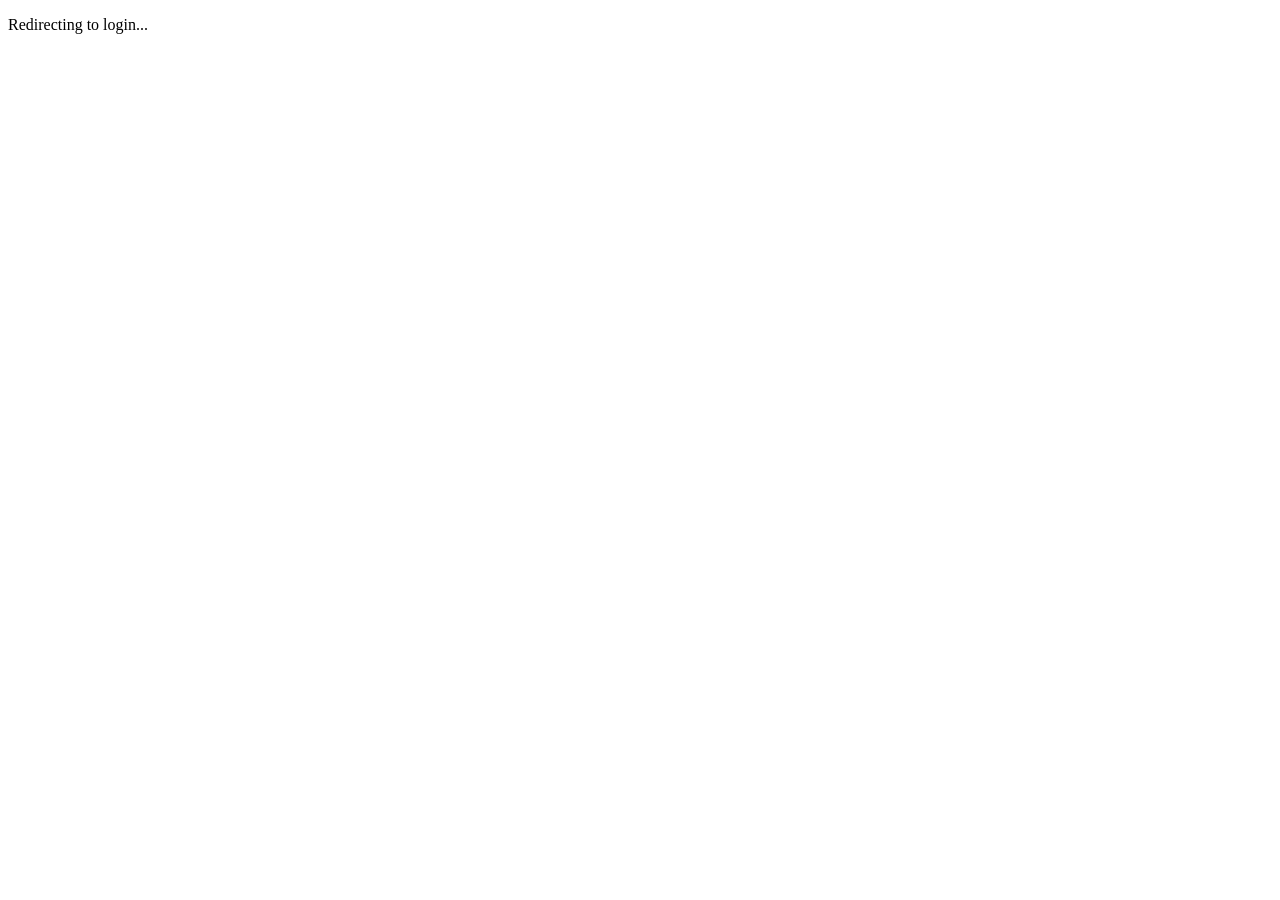
<file: index.html>
<!DOCTYPE html>
<html lang="en">
<head>
    <meta charset="UTF-8">
    <meta name="viewport" content="width=device-width, initial-scale=1.0">
    <meta http-equiv="refresh" content="0;url=Login.php">
    <title>Redirecting...</title>
</head>
<body>
    <p>Redirecting to login...</p>
</body>
</html>
</file>
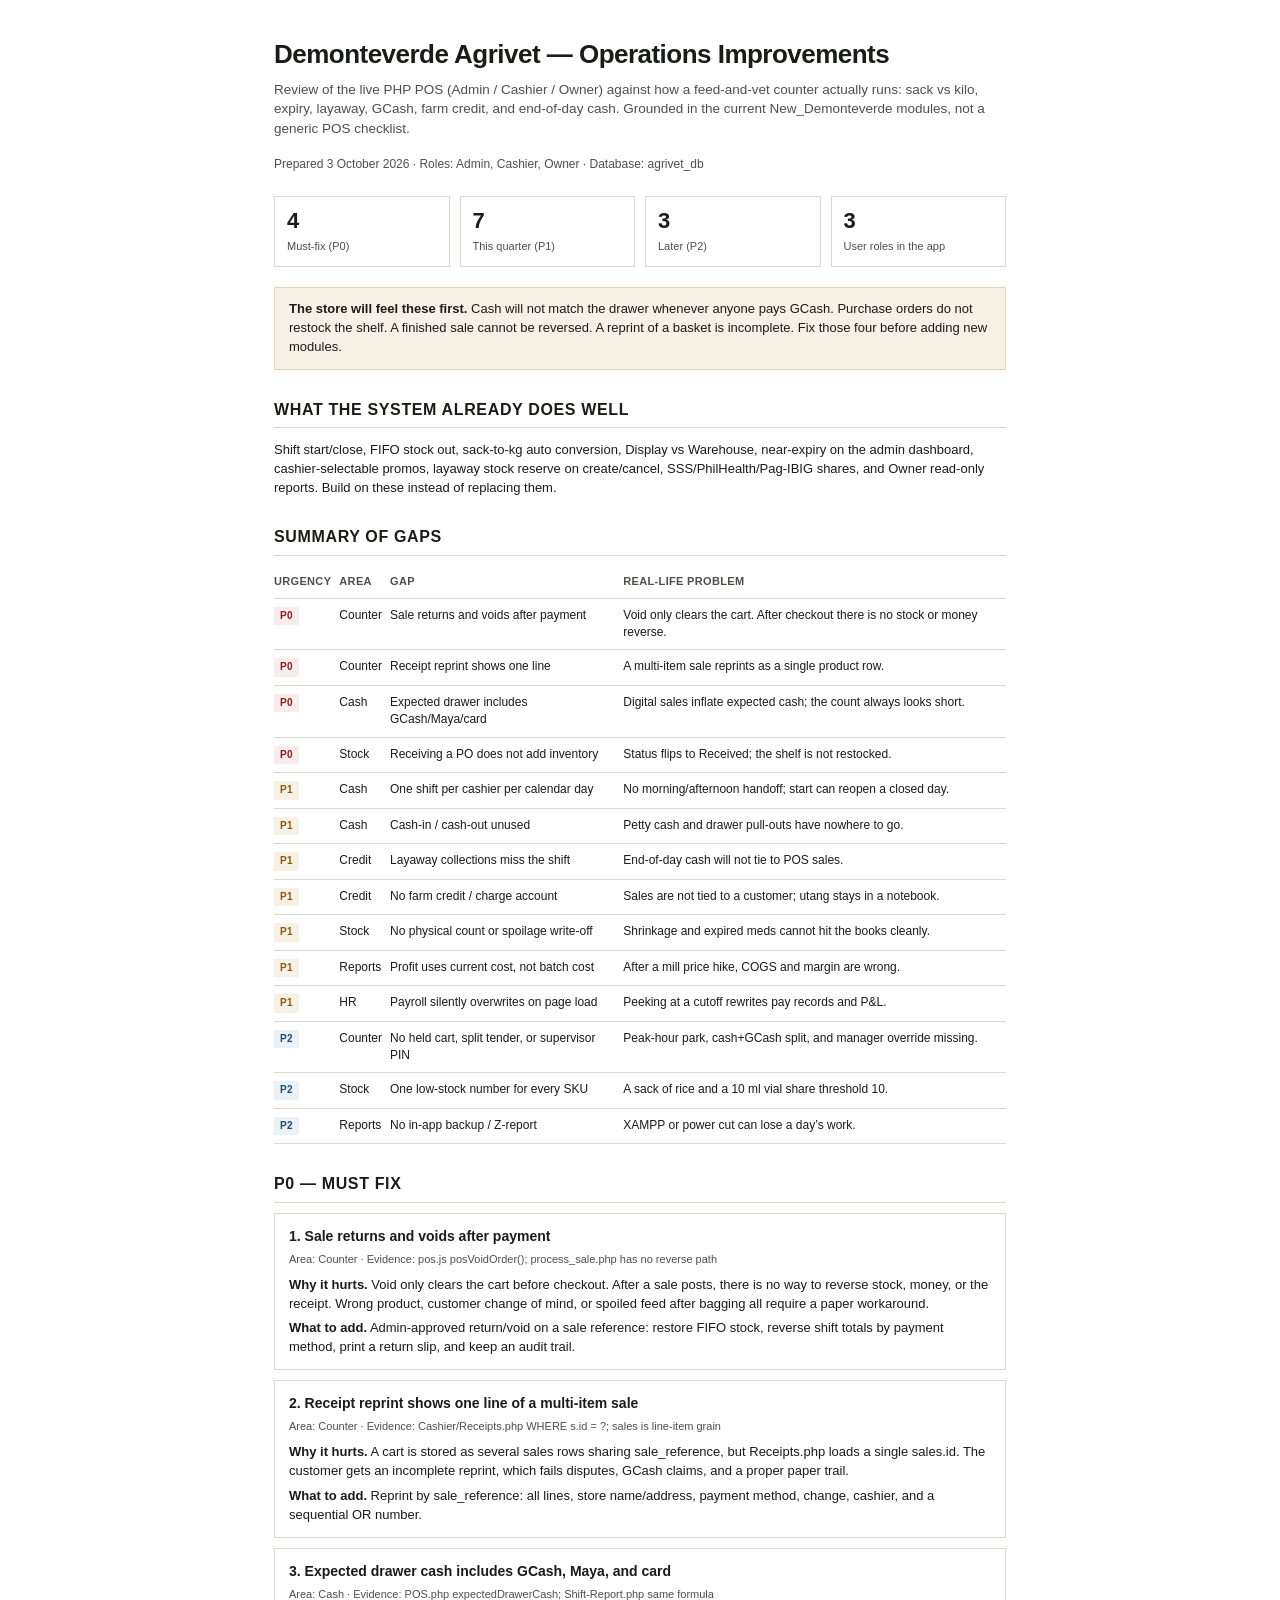
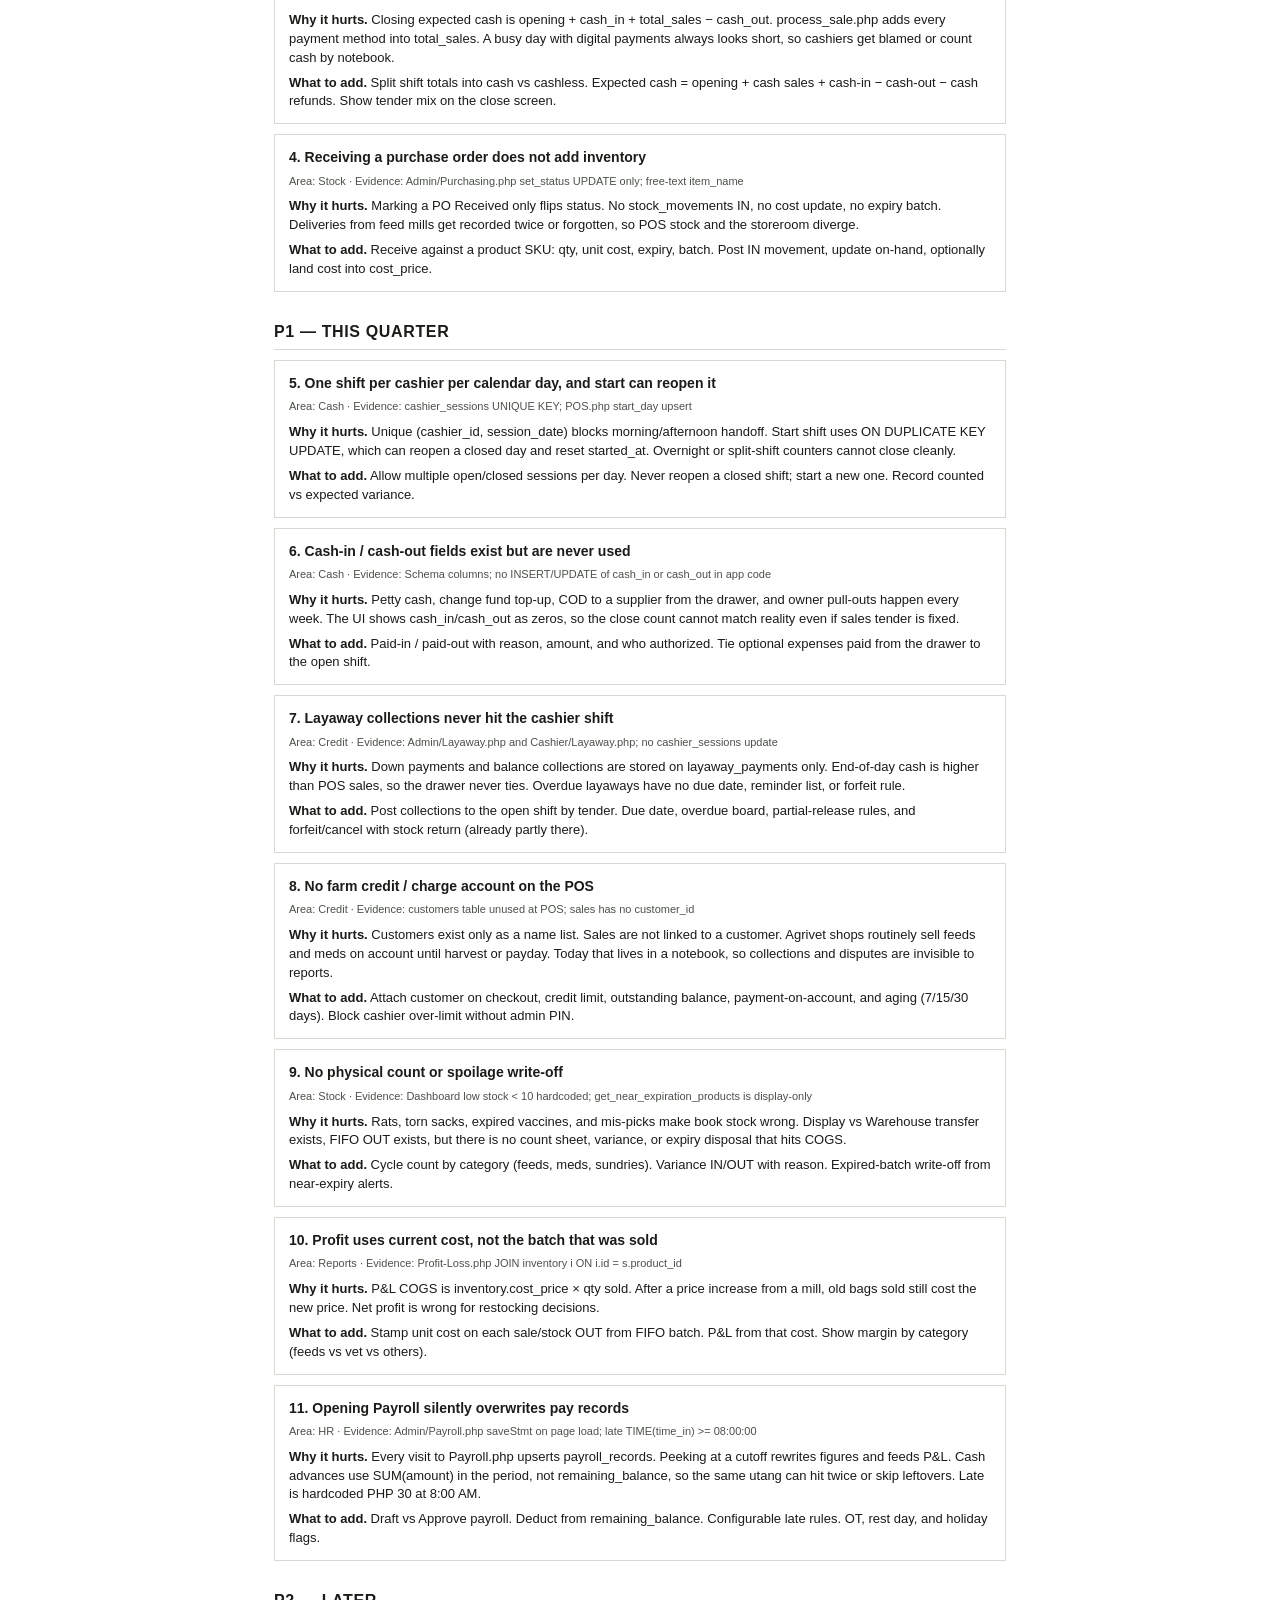
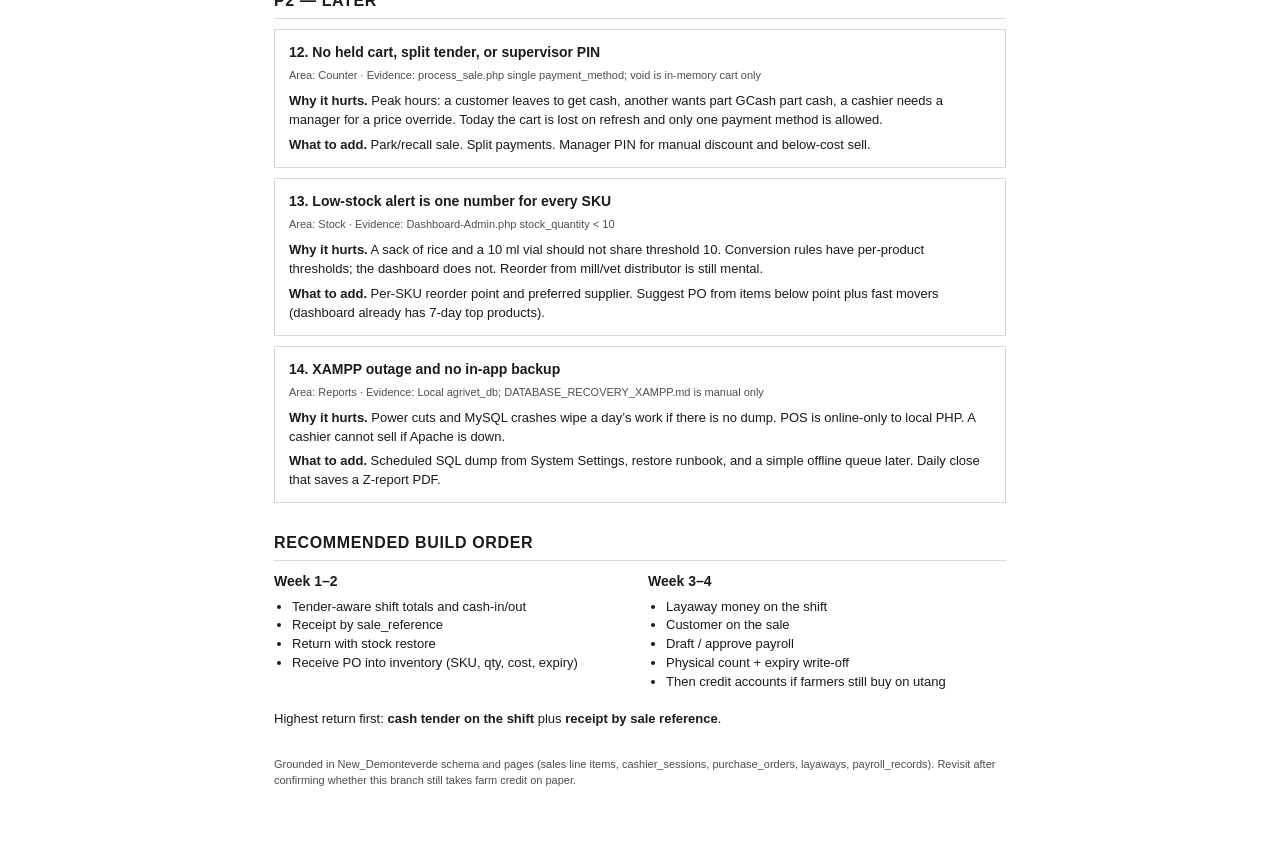
<file: AGRIVET_OPS_IMPROVEMENTS.html>
<!DOCTYPE html>
<html lang="en">
<head>
  <meta charset="UTF-8">
  <title>Demonteverde Agrivet — Operations Improvements</title>
  <style>
    :root {
      --ink: #1a1c18;
      --muted: #4a5248;
      --line: #d5d9d0;
      --p0: #8b1e1e;
      --p0-bg: #f8ecec;
      --p1: #8a5a12;
      --p1-bg: #f7f0e4;
      --p2: #1f4d6e;
      --p2-bg: #eaf2f6;
      --paper: #fff;
    }
    * { box-sizing: border-box; }
    body {
      margin: 0;
      font-family: "Segoe UI", Calibri, Arial, sans-serif;
      color: var(--ink);
      background: var(--paper);
      line-height: 1.45;
    }
    .page {
      max-width: 820px;
      margin: 0 auto;
      padding: 36px 44px 56px;
    }
    h1 { font-size: 26px; margin: 0 0 6px; letter-spacing: -0.02em; }
    h2 {
      font-size: 16px;
      margin: 28px 0 10px;
      padding-bottom: 6px;
      border-bottom: 1px solid var(--line);
      text-transform: uppercase;
      letter-spacing: 0.04em;
    }
    h3 { font-size: 14px; margin: 0 0 6px; }
    p, li { font-size: 13px; color: var(--ink); }
    .lede { color: var(--muted); font-size: 13.5px; margin: 0 0 18px; }
    .meta { font-size: 12px; color: var(--muted); margin-bottom: 22px; }
    .kpis {
      display: grid;
      grid-template-columns: repeat(4, 1fr);
      gap: 10px;
      margin: 18px 0 20px;
    }
    .kpi {
      border: 1px solid var(--line);
      padding: 12px 12px 10px;
    }
    .kpi strong { display: block; font-size: 22px; line-height: 1.1; }
    .kpi span { font-size: 11px; color: var(--muted); }
    .callout {
      background: var(--p1-bg);
      border: 1px solid #e3d3b4;
      padding: 12px 14px;
      font-size: 13px;
      margin: 14px 0 8px;
    }
    table {
      width: 100%;
      border-collapse: collapse;
      font-size: 12px;
      margin: 8px 0 6px;
    }
    th, td {
      border-bottom: 1px solid var(--line);
      text-align: left;
      vertical-align: top;
      padding: 8px 8px 8px 0;
    }
    th { font-size: 11px; text-transform: uppercase; letter-spacing: 0.03em; color: var(--muted); }
    .badge {
      display: inline-block;
      font-size: 10px;
      font-weight: 700;
      letter-spacing: 0.04em;
      padding: 2px 6px;
    }
    .p0 { color: var(--p0); background: var(--p0-bg); }
    .p1 { color: var(--p1); background: var(--p1-bg); }
    .p2 { color: var(--p2); background: var(--p2-bg); }
    .item {
      border: 1px solid var(--line);
      padding: 12px 14px;
      margin: 10px 0;
      page-break-inside: avoid;
    }
    .item .why, .item .add { margin: 6px 0 0; }
    .item .ev { font-size: 11px; color: var(--muted); margin: 2px 0 8px; }
    .cols { display: grid; grid-template-columns: 1fr 1fr; gap: 16px; }
    ul { margin: 6px 0 0; padding-left: 18px; }
    footer {
      margin-top: 28px;
      font-size: 11px;
      color: var(--muted);
    }
    @media print {
      .page { padding: 12mm 14mm 16mm; max-width: none; }
      .item, .callout, .kpi { break-inside: avoid; }
      a { color: inherit; text-decoration: none; }
    }
  </style>
</head>
<body>
  <div class="page">
    <h1>Demonteverde Agrivet — Operations Improvements</h1>
    <p class="lede">Review of the live PHP POS (Admin / Cashier / Owner) against how a feed-and-vet counter actually runs: sack vs kilo, expiry, layaway, GCash, farm credit, and end-of-day cash. Grounded in the current New_Demonteverde modules, not a generic POS checklist.</p>
    <p class="meta">Prepared 3 October 2026 · Roles: Admin, Cashier, Owner · Database: agrivet_db</p>

    <div class="kpis">
      <div class="kpi"><strong>4</strong><span>Must-fix (P0)</span></div>
      <div class="kpi"><strong>7</strong><span>This quarter (P1)</span></div>
      <div class="kpi"><strong>3</strong><span>Later (P2)</span></div>
      <div class="kpi"><strong>3</strong><span>User roles in the app</span></div>
    </div>

    <div class="callout">
      <strong>The store will feel these first.</strong>
      Cash will not match the drawer whenever anyone pays GCash. Purchase orders do not restock the shelf. A finished sale cannot be reversed. A reprint of a basket is incomplete. Fix those four before adding new modules.
    </div>

    <h2>What the system already does well</h2>
    <p>Shift start/close, FIFO stock out, sack-to-kg auto conversion, Display vs Warehouse, near-expiry on the admin dashboard, cashier-selectable promos, layaway stock reserve on create/cancel, SSS/PhilHealth/Pag-IBIG shares, and Owner read-only reports. Build on these instead of replacing them.</p>

    <h2>Summary of gaps</h2>
    <table>
      <thead>
        <tr><th>Urgency</th><th>Area</th><th>Gap</th><th>Real-life problem</th></tr>
      </thead>
      <tbody>
        <tr><td><span class="badge p0">P0</span></td><td>Counter</td><td>Sale returns and voids after payment</td><td>Void only clears the cart. After checkout there is no stock or money reverse.</td></tr>
        <tr><td><span class="badge p0">P0</span></td><td>Counter</td><td>Receipt reprint shows one line</td><td>A multi-item sale reprints as a single product row.</td></tr>
        <tr><td><span class="badge p0">P0</span></td><td>Cash</td><td>Expected drawer includes GCash/Maya/card</td><td>Digital sales inflate expected cash; the count always looks short.</td></tr>
        <tr><td><span class="badge p0">P0</span></td><td>Stock</td><td>Receiving a PO does not add inventory</td><td>Status flips to Received; the shelf is not restocked.</td></tr>
        <tr><td><span class="badge p1">P1</span></td><td>Cash</td><td>One shift per cashier per calendar day</td><td>No morning/afternoon handoff; start can reopen a closed day.</td></tr>
        <tr><td><span class="badge p1">P1</span></td><td>Cash</td><td>Cash-in / cash-out unused</td><td>Petty cash and drawer pull-outs have nowhere to go.</td></tr>
        <tr><td><span class="badge p1">P1</span></td><td>Credit</td><td>Layaway collections miss the shift</td><td>End-of-day cash will not tie to POS sales.</td></tr>
        <tr><td><span class="badge p1">P1</span></td><td>Credit</td><td>No farm credit / charge account</td><td>Sales are not tied to a customer; utang stays in a notebook.</td></tr>
        <tr><td><span class="badge p1">P1</span></td><td>Stock</td><td>No physical count or spoilage write-off</td><td>Shrinkage and expired meds cannot hit the books cleanly.</td></tr>
        <tr><td><span class="badge p1">P1</span></td><td>Reports</td><td>Profit uses current cost, not batch cost</td><td>After a mill price hike, COGS and margin are wrong.</td></tr>
        <tr><td><span class="badge p1">P1</span></td><td>HR</td><td>Payroll silently overwrites on page load</td><td>Peeking at a cutoff rewrites pay records and P&amp;L.</td></tr>
        <tr><td><span class="badge p2">P2</span></td><td>Counter</td><td>No held cart, split tender, or supervisor PIN</td><td>Peak-hour park, cash+GCash split, and manager override missing.</td></tr>
        <tr><td><span class="badge p2">P2</span></td><td>Stock</td><td>One low-stock number for every SKU</td><td>A sack of rice and a 10 ml vial share threshold 10.</td></tr>
        <tr><td><span class="badge p2">P2</span></td><td>Reports</td><td>No in-app backup / Z-report</td><td>XAMPP or power cut can lose a day’s work.</td></tr>
      </tbody>
    </table>

    <h2>P0 — Must fix</h2>

    <div class="item">
      <h3>1. Sale returns and voids after payment</h3>
      <p class="ev">Area: Counter · Evidence: pos.js posVoidOrder(); process_sale.php has no reverse path</p>
      <p class="why"><strong>Why it hurts.</strong> Void only clears the cart before checkout. After a sale posts, there is no way to reverse stock, money, or the receipt. Wrong product, customer change of mind, or spoiled feed after bagging all require a paper workaround.</p>
      <p class="add"><strong>What to add.</strong> Admin-approved return/void on a sale reference: restore FIFO stock, reverse shift totals by payment method, print a return slip, and keep an audit trail.</p>
    </div>

    <div class="item">
      <h3>2. Receipt reprint shows one line of a multi-item sale</h3>
      <p class="ev">Area: Counter · Evidence: Cashier/Receipts.php WHERE s.id = ?; sales is line-item grain</p>
      <p class="why"><strong>Why it hurts.</strong> A cart is stored as several sales rows sharing sale_reference, but Receipts.php loads a single sales.id. The customer gets an incomplete reprint, which fails disputes, GCash claims, and a proper paper trail.</p>
      <p class="add"><strong>What to add.</strong> Reprint by sale_reference: all lines, store name/address, payment method, change, cashier, and a sequential OR number.</p>
    </div>

    <div class="item">
      <h3>3. Expected drawer cash includes GCash, Maya, and card</h3>
      <p class="ev">Area: Cash · Evidence: POS.php expectedDrawerCash; Shift-Report.php same formula</p>
      <p class="why"><strong>Why it hurts.</strong> Closing expected cash is opening + cash_in + total_sales − cash_out. process_sale.php adds every payment method into total_sales. A busy day with digital payments always looks short, so cashiers get blamed or count cash by notebook.</p>
      <p class="add"><strong>What to add.</strong> Split shift totals into cash vs cashless. Expected cash = opening + cash sales + cash-in − cash-out − cash refunds. Show tender mix on the close screen.</p>
    </div>

    <div class="item">
      <h3>4. Receiving a purchase order does not add inventory</h3>
      <p class="ev">Area: Stock · Evidence: Admin/Purchasing.php set_status UPDATE only; free-text item_name</p>
      <p class="why"><strong>Why it hurts.</strong> Marking a PO Received only flips status. No stock_movements IN, no cost update, no expiry batch. Deliveries from feed mills get recorded twice or forgotten, so POS stock and the storeroom diverge.</p>
      <p class="add"><strong>What to add.</strong> Receive against a product SKU: qty, unit cost, expiry, batch. Post IN movement, update on-hand, optionally land cost into cost_price.</p>
    </div>

    <h2>P1 — This quarter</h2>

    <div class="item">
      <h3>5. One shift per cashier per calendar day, and start can reopen it</h3>
      <p class="ev">Area: Cash · Evidence: cashier_sessions UNIQUE KEY; POS.php start_day upsert</p>
      <p class="why"><strong>Why it hurts.</strong> Unique (cashier_id, session_date) blocks morning/afternoon handoff. Start shift uses ON DUPLICATE KEY UPDATE, which can reopen a closed day and reset started_at. Overnight or split-shift counters cannot close cleanly.</p>
      <p class="add"><strong>What to add.</strong> Allow multiple open/closed sessions per day. Never reopen a closed shift; start a new one. Record counted vs expected variance.</p>
    </div>

    <div class="item">
      <h3>6. Cash-in / cash-out fields exist but are never used</h3>
      <p class="ev">Area: Cash · Evidence: Schema columns; no INSERT/UPDATE of cash_in or cash_out in app code</p>
      <p class="why"><strong>Why it hurts.</strong> Petty cash, change fund top-up, COD to a supplier from the drawer, and owner pull-outs happen every week. The UI shows cash_in/cash_out as zeros, so the close count cannot match reality even if sales tender is fixed.</p>
      <p class="add"><strong>What to add.</strong> Paid-in / paid-out with reason, amount, and who authorized. Tie optional expenses paid from the drawer to the open shift.</p>
    </div>

    <div class="item">
      <h3>7. Layaway collections never hit the cashier shift</h3>
      <p class="ev">Area: Credit · Evidence: Admin/Layaway.php and Cashier/Layaway.php; no cashier_sessions update</p>
      <p class="why"><strong>Why it hurts.</strong> Down payments and balance collections are stored on layaway_payments only. End-of-day cash is higher than POS sales, so the drawer never ties. Overdue layaways have no due date, reminder list, or forfeit rule.</p>
      <p class="add"><strong>What to add.</strong> Post collections to the open shift by tender. Due date, overdue board, partial-release rules, and forfeit/cancel with stock return (already partly there).</p>
    </div>

    <div class="item">
      <h3>8. No farm credit / charge account on the POS</h3>
      <p class="ev">Area: Credit · Evidence: customers table unused at POS; sales has no customer_id</p>
      <p class="why"><strong>Why it hurts.</strong> Customers exist only as a name list. Sales are not linked to a customer. Agrivet shops routinely sell feeds and meds on account until harvest or payday. Today that lives in a notebook, so collections and disputes are invisible to reports.</p>
      <p class="add"><strong>What to add.</strong> Attach customer on checkout, credit limit, outstanding balance, payment-on-account, and aging (7/15/30 days). Block cashier over-limit without admin PIN.</p>
    </div>

    <div class="item">
      <h3>9. No physical count or spoilage write-off</h3>
      <p class="ev">Area: Stock · Evidence: Dashboard low stock &lt; 10 hardcoded; get_near_expiration_products is display-only</p>
      <p class="why"><strong>Why it hurts.</strong> Rats, torn sacks, expired vaccines, and mis-picks make book stock wrong. Display vs Warehouse transfer exists, FIFO OUT exists, but there is no count sheet, variance, or expiry disposal that hits COGS.</p>
      <p class="add"><strong>What to add.</strong> Cycle count by category (feeds, meds, sundries). Variance IN/OUT with reason. Expired-batch write-off from near-expiry alerts.</p>
    </div>

    <div class="item">
      <h3>10. Profit uses current cost, not the batch that was sold</h3>
      <p class="ev">Area: Reports · Evidence: Profit-Loss.php JOIN inventory i ON i.id = s.product_id</p>
      <p class="why"><strong>Why it hurts.</strong> P&amp;L COGS is inventory.cost_price × qty sold. After a price increase from a mill, old bags sold still cost the new price. Net profit is wrong for restocking decisions.</p>
      <p class="add"><strong>What to add.</strong> Stamp unit cost on each sale/stock OUT from FIFO batch. P&amp;L from that cost. Show margin by category (feeds vs vet vs others).</p>
    </div>

    <div class="item">
      <h3>11. Opening Payroll silently overwrites pay records</h3>
      <p class="ev">Area: HR · Evidence: Admin/Payroll.php saveStmt on page load; late TIME(time_in) &gt;= 08:00:00</p>
      <p class="why"><strong>Why it hurts.</strong> Every visit to Payroll.php upserts payroll_records. Peeking at a cutoff rewrites figures and feeds P&amp;L. Cash advances use SUM(amount) in the period, not remaining_balance, so the same utang can hit twice or skip leftovers. Late is hardcoded PHP 30 at 8:00 AM.</p>
      <p class="add"><strong>What to add.</strong> Draft vs Approve payroll. Deduct from remaining_balance. Configurable late rules. OT, rest day, and holiday flags.</p>
    </div>

    <h2>P2 — Later</h2>

    <div class="item">
      <h3>12. No held cart, split tender, or supervisor PIN</h3>
      <p class="ev">Area: Counter · Evidence: process_sale.php single payment_method; void is in-memory cart only</p>
      <p class="why"><strong>Why it hurts.</strong> Peak hours: a customer leaves to get cash, another wants part GCash part cash, a cashier needs a manager for a price override. Today the cart is lost on refresh and only one payment method is allowed.</p>
      <p class="add"><strong>What to add.</strong> Park/recall sale. Split payments. Manager PIN for manual discount and below-cost sell.</p>
    </div>

    <div class="item">
      <h3>13. Low-stock alert is one number for every SKU</h3>
      <p class="ev">Area: Stock · Evidence: Dashboard-Admin.php stock_quantity &lt; 10</p>
      <p class="why"><strong>Why it hurts.</strong> A sack of rice and a 10 ml vial should not share threshold 10. Conversion rules have per-product thresholds; the dashboard does not. Reorder from mill/vet distributor is still mental.</p>
      <p class="add"><strong>What to add.</strong> Per-SKU reorder point and preferred supplier. Suggest PO from items below point plus fast movers (dashboard already has 7-day top products).</p>
    </div>

    <div class="item">
      <h3>14. XAMPP outage and no in-app backup</h3>
      <p class="ev">Area: Reports · Evidence: Local agrivet_db; DATABASE_RECOVERY_XAMPP.md is manual only</p>
      <p class="why"><strong>Why it hurts.</strong> Power cuts and MySQL crashes wipe a day’s work if there is no dump. POS is online-only to local PHP. A cashier cannot sell if Apache is down.</p>
      <p class="add"><strong>What to add.</strong> Scheduled SQL dump from System Settings, restore runbook, and a simple offline queue later. Daily close that saves a Z-report PDF.</p>
    </div>

    <h2>Recommended build order</h2>
    <div class="cols">
      <div>
        <h3>Week 1–2</h3>
        <ul>
          <li>Tender-aware shift totals and cash-in/out</li>
          <li>Receipt by sale_reference</li>
          <li>Return with stock restore</li>
          <li>Receive PO into inventory (SKU, qty, cost, expiry)</li>
        </ul>
      </div>
      <div>
        <h3>Week 3–4</h3>
        <ul>
          <li>Layaway money on the shift</li>
          <li>Customer on the sale</li>
          <li>Draft / approve payroll</li>
          <li>Physical count + expiry write-off</li>
          <li>Then credit accounts if farmers still buy on utang</li>
        </ul>
      </div>
    </div>

    <p style="margin-top:18px">Highest return first: <strong>cash tender on the shift</strong> plus <strong>receipt by sale reference</strong>.</p>

    <footer>
      Grounded in New_Demonteverde schema and pages (sales line items, cashier_sessions, purchase_orders, layaways, payroll_records). Revisit after confirming whether this branch still takes farm credit on paper.
    </footer>
  </div>
</body>
</html>
</file>
